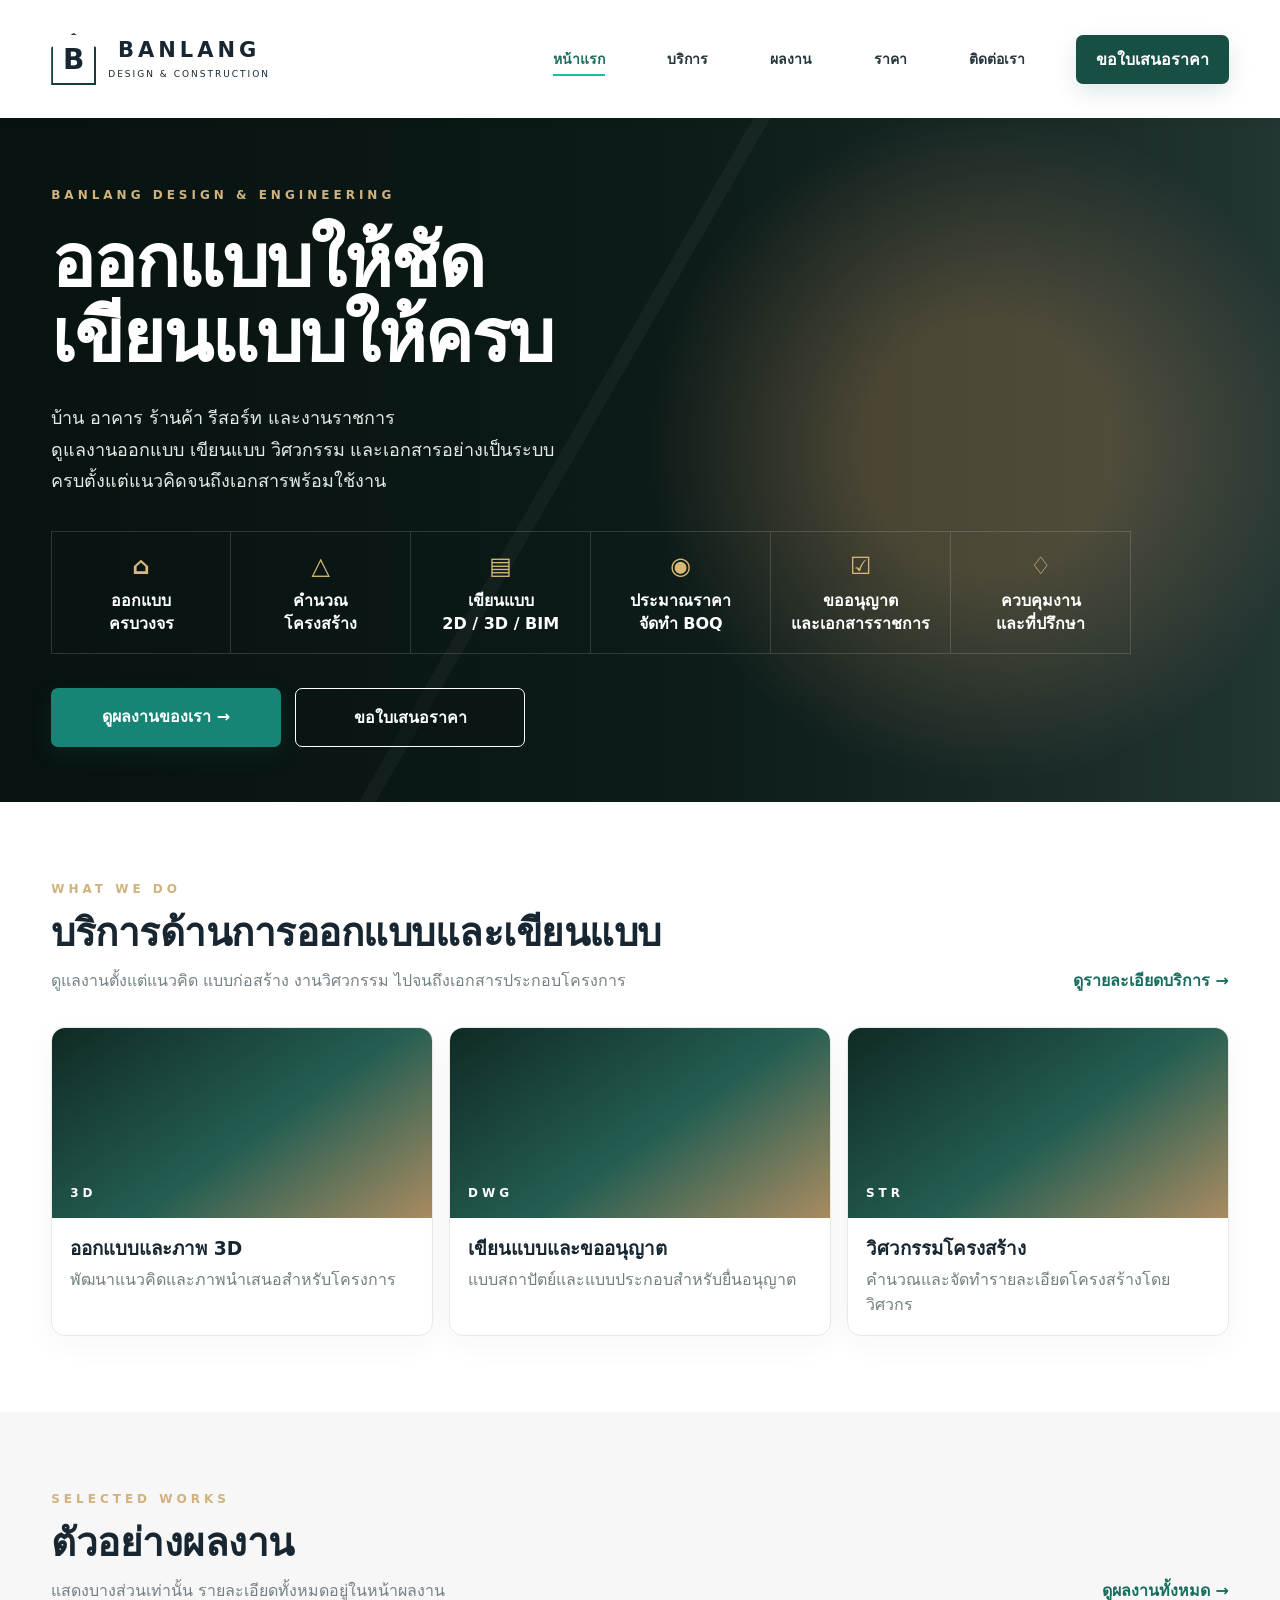
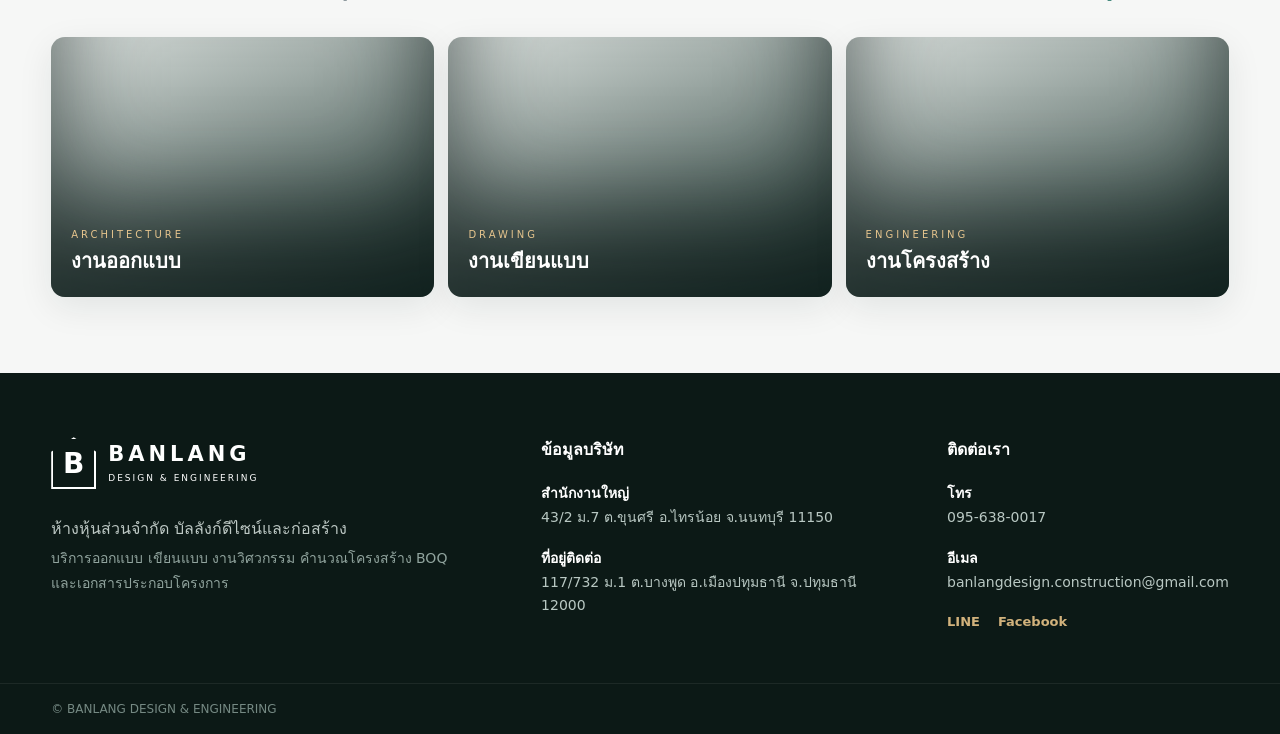
<file: index.html>
<!doctype html><html lang="th"><head><meta charset="utf-8"><meta name="viewport" content="width=device-width,initial-scale=1"><meta name="description" content="หจก. บัลลังก์ดีไซน์และก่อสร้าง รับออกแบบ เขียนแบบ คำนวณโครงสร้าง BOQ ขออนุญาต และก่อสร้าง"><title>BANLANG DESIGN & ENGINEERING</title><link rel="stylesheet" href="style.css"></head><body class="home">
<header class="site-header"><div class="shell navwrap"><a class="logo" href="index.html"><span class="logo-mark">B</span><span><b>BANLANG</b><small>DESIGN & CONSTRUCTION</small></span></a><nav><a class="active" href="index.html">หน้าแรก</a><a href="services.html">บริการ</a><a href="portfolio.html">ผลงาน</a><a href="pricing.html">ราคา</a><a href="contact.html">ติดต่อเรา</a></nav><a class="quote-btn" href="contact.html">ขอใบเสนอราคา</a></div></header>
<main>
<section class="hero-pro"><div class="hero-overlay"></div><div class="shell hero-content"><div class="eyebrow">BANLANG DESIGN & ENGINEERING</div><h1>ออกแบบให้ชัด<br>เขียนแบบให้ครบ</h1><p>บ้าน อาคาร ร้านค้า รีสอร์ท และงานราชการ<br>ดูแลงานออกแบบ เขียนแบบ วิศวกรรม และเอกสารอย่างเป็นระบบ<br>ครบตั้งแต่แนวคิดจนถึงเอกสารพร้อมใช้งาน</p><div class="hero-services"><span><b>⌂</b>ออกแบบ<br>ครบวงจร</span><span><b>△</b>คำนวณ<br>โครงสร้าง</span><span><b>▤</b>เขียนแบบ<br>2D / 3D / BIM</span><span><b>◉</b>ประมาณราคา<br>จัดทำ BOQ</span><span><b>☑</b>ขออนุญาต<br>และเอกสารราชการ</span><span><b>♢</b>ควบคุมงาน<br>และที่ปรึกษา</span></div><div class="hero-actions"><a class="primary" href="portfolio.html">ดูผลงานของเรา →</a><a class="secondary" href="contact.html">ขอใบเสนอราคา</a></div></div></section>
<section class="home-section home-preview"><div class="shell"><div class="section-head"><div><span>WHAT WE DO</span><h2>บริการด้านการออกแบบและเขียนแบบ</h2><p>ดูแลงานตั้งแต่แนวคิด แบบก่อสร้าง งานวิศวกรรม ไปจนถึงเอกสารประกอบโครงการ</p></div><a href="services.html">ดูรายละเอียดบริการ →</a></div><div class="preview-grid"><a href="services.html"><div class="preview-art">3D</div><h3>ออกแบบและภาพ 3D</h3><p>พัฒนาแนวคิดและภาพนำเสนอสำหรับโครงการ</p></a><a href="services.html"><div class="preview-art">DWG</div><h3>เขียนแบบและขออนุญาต</h3><p>แบบสถาปัตย์และแบบประกอบสำหรับยื่นอนุญาต</p></a><a href="services.html"><div class="preview-art">STR</div><h3>วิศวกรรมโครงสร้าง</h3><p>คำนวณและจัดทำรายละเอียดโครงสร้างโดยวิศวกร</p></a></div></div></section>
<section class="home-section portfolio-home"><div class="shell"><div class="section-head"><div><span>SELECTED WORKS</span><h2>ตัวอย่างผลงาน</h2><p>แสดงบางส่วนเท่านั้น รายละเอียดทั้งหมดอยู่ในหน้าผลงาน</p></div><a href="portfolio.html">ดูผลงานทั้งหมด →</a></div><div class="home-work-visual"><div><span>ARCHITECTURE</span><b>งานออกแบบ</b></div><div><span>DRAWING</span><b>งานเขียนแบบ</b></div><div><span>ENGINEERING</span><b>งานโครงสร้าง</b></div></div></div></section>
</main><footer class="pro-footer"><div class="shell footer-grid"><div class="footer-brand"><a class="footer-logo logo" href="index.html"><span class="logo-mark">B</span><span><b>BANLANG</b><small>DESIGN & ENGINEERING</small></span></a><p>ห้างหุ้นส่วนจำกัด บัลลังก์ดีไซน์และก่อสร้าง</p><p class="footer-desc">บริการออกแบบ เขียนแบบ งานวิศวกรรม คำนวณโครงสร้าง BOQ และเอกสารประกอบโครงการ</p></div><div class="footer-info"><h3>ข้อมูลบริษัท</h3><p><b>สำนักงานใหญ่</b><br><span data-setting="hq_address">43/2 ม.7 ต.ขุนศรี อ.ไทรน้อย จ.นนทบุรี 11150</span></p><p><b>ที่อยู่ติดต่อ</b><br><span data-setting="contact_address">117/732 ม.1 ต.บางพูด อ.เมืองปทุมธานี จ.ปทุมธานี 12000</span></p></div><div class="footer-contact"><h3>ติดต่อเรา</h3><p><b>โทร</b><br><span data-setting="phone">095-638-0017</span></p><p><b>อีเมล</b><br><span data-setting="email">banlangdesign.construction@gmail.com</span></p><div class="footer-links"><a data-setting="line_url" href="https://lin.ee/4x7Tx9C" target="_blank">LINE</a><a data-setting="facebook_url" href="https://www.facebook.com/profile.php?id=61574730574677" target="_blank">Facebook</a></div></div></div><div class="footer-bottom"><div class="shell">© BANLANG DESIGN & ENGINEERING</div></div></footer><script src="app.js"></script></body></html>
</file>
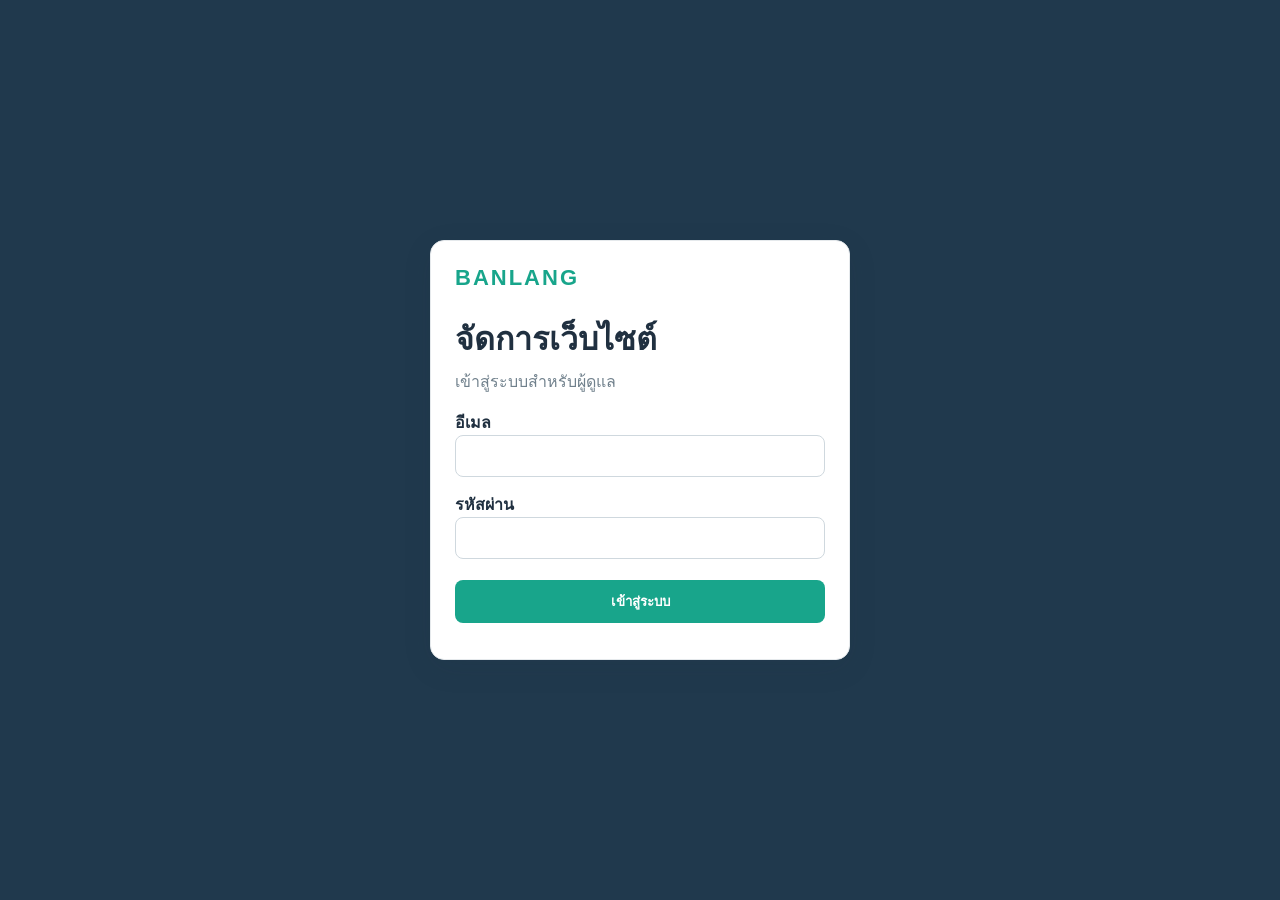
<file: admin.html>
<!doctype html><html lang="th"><head><meta charset="utf-8"><meta name="viewport" content="width=device-width,initial-scale=1"><title>Admin | BANLANG</title><link rel="stylesheet" href="admin.css"></head><body>
<div id="login" class="login-wrap"><form id="loginForm" class="panel login-card"><div class="brand">BANLANG</div><h1>จัดการเว็บไซต์</h1><p>เข้าสู่ระบบสำหรับผู้ดูแล</p><label>อีเมล<input id="email" type="email" required></label><label>รหัสผ่าน<input id="password" type="password" required></label><button>เข้าสู่ระบบ</button><div id="loginMsg" class="msg"></div></form></div>
<div id="app" class="app hidden"><aside><div class="brand">BANLANG</div><small>Website Admin</small><nav><button data-view="dashboard" class="active">ภาพรวม</button><button data-view="portfolio">ผลงาน</button><button data-view="pricing">ราคา</button><button data-view="services">บริการ</button><button data-view="settings">ตั้งค่าเว็บไซต์</button></nav><button id="logout" class="ghost">ออกจากระบบ</button></aside>
<main><header><div><h1 id="pageTitle">ภาพรวม</h1><p>จัดการข้อมูลที่แสดงบนเว็บไซต์บริษัท</p></div><a href="index.html" target="_blank">ดูเว็บไซต์ ↗</a></header>
<section id="dashboard" class="view"><div class="stats"><div class="stat"><b id="portfolioCount">0</b><span>ผลงาน</span></div><div class="stat"><b id="serviceCount">0</b><span>บริการ</span></div><div class="stat"><b id="priceCount">0</b><span>รายการราคา</span></div></div><div class="panel"><h2>การใช้งาน</h2><p>เพิ่มผลงานเมื่อโครงการเสร็จแล้ว ระบบจะแสดงรายการที่เปิด “เผยแพร่” บนหน้าผลงานอัตโนมัติ</p></div></section>
<section id="portfolio" class="view hidden"><div class="toolbar"><h2>ผลงานที่ผ่านมา</h2><button id="newPortfolio">+ เพิ่มผลงาน</button></div><div id="portfolioList" class="list"></div></section>
<section id="pricing" class="view hidden"><div class="toolbar"><h2>ราคาค่าบริการ</h2><button id="newPrice">+ เพิ่มราคา</button></div><div id="priceList" class="list"></div></section>
<section id="services" class="view hidden"><div class="toolbar"><h2>บริการ</h2><button id="newService">+ เพิ่มบริการ</button></div><div id="serviceList" class="list"></div></section><section id="settings" class="view hidden"><div class="toolbar"><h2>ตั้งค่าเว็บไซต์</h2></div><form id="settingsForm" class="panel modal settings-form"><h3>หน้าแรก</h3><label>หัวข้อ Hero<input id="setHeroTitle"></label><label>คำอธิบาย Hero<textarea id="setHeroSubtitle"></textarea></label><label>รูปพื้นหลัง Hero<input id="setHeroImageFile" type="file" accept="image/jpeg,image/png,image/webp"><small>อัปโหลด JPG, PNG หรือ WEBP ไม่เกิน 50 MB</small><div id="heroImagePreview" class="image-preview"></div></label><h3>แบรนด์</h3><label>โลโก้แบบเต็ม<input id="setLogoFile" type="file" accept="image/jpeg,image/png,image/webp"><small>อัปโหลด JPG, PNG หรือ WEBP ไม่เกิน 50 MB</small><div id="logoPreview" class="image-preview logo-preview"></div></label><label>โลโก้สัญลักษณ์ / Favicon<input id="setLogoMarkFile" type="file" accept="image/jpeg,image/png,image/webp"><small>แนะนำรูปสี่เหลี่ยมจัตุรัส</small><div id="logoMarkPreview" class="image-preview mark-preview"></div></label><h3>ข้อมูลติดต่อ</h3><label>เบอร์โทร<input id="setPhone"></label><label>อีเมล<input id="setEmail"></label><label>สำนักงานใหญ่<textarea id="setHq"></textarea></label><label>ที่อยู่ติดต่อ<textarea id="setContact"></textarea></label><label>LINE URL<input id="setLine"></label><label>Facebook URL<input id="setFacebook"></label><div class="actions"><button type="submit">บันทึกการตั้งค่า</button></div><div id="settingsMsg" class="msg"></div></form></section></main></div>
<dialog id="portfolioDialog"><form id="portfolioForm" class="modal"><input type="hidden" id="pId"><h2>ข้อมูลผลงาน</h2><label>ชื่อโครงการ<input id="pTitle" required></label><label>ขอบเขตงาน<textarea id="pScope"></textarea></label><div class="cols"><label>หมวดหมู่<input id="pCategory" placeholder="เช่น ออกแบบ / BOQ"></label><label>ปี<input id="pYear" type="number"></label></div><label>สถานที่<input id="pLocation"></label><label>รูปผลงาน <span class="hint">(รูปแรกจะแสดงเป็นภาพหลักอัตโนมัติ)</span> <span class="hint">(เลือกหลายรูปพร้อมกันได้)</span><input id="pImage" type="file" accept="image/jpeg,image/png,image/webp" multiple><small>เลือก/คลุมหลายไฟล์ได้ · JPG, PNG หรือ WEBP · ไม่เกิน 50 MB/รูป</small><div id="portfolioImagePreview" class="multi-image-preview"></div></label><label>รายละเอียดโครงการ<textarea id="pDescription"></textarea></label><label class="check"><input id="pFeatured" type="checkbox"> แสดงเป็นผลงานแนะนำหน้าแรก</label><label class="check"><input id="pPublished" type="checkbox" checked> เผยแพร่บนเว็บไซต์</label><div class="actions"><button type="button" data-close>ยกเลิก</button><button type="submit">บันทึก</button></div></form></dialog>
<dialog id="priceDialog"><form id="priceForm" class="modal"><input type="hidden" id="rId"><h2>ราคาค่าบริการ</h2><label>รายการบริการ<input id="rService" required></label><label>ราคาเริ่มต้น<input id="rStart"></label><label>ราคาต่อตร.ม./หน่วย<input id="rUnit"></label><label>หมายเหตุ<textarea id="rNote"></textarea></label><label class="check"><input id="rPublished" type="checkbox" checked> เผยแพร่</label><div class="actions"><button type="button" data-close>ยกเลิก</button><button>บันทึก</button></div></form></dialog>
<dialog id="serviceDialog"><form id="serviceForm" class="modal"><input type="hidden" id="sId"><h2>บริการ</h2><label>ชื่อบริการ<input id="sTitle" required></label><label>รายละเอียด<textarea id="sDescription"></textarea></label><label>รูปบริการ<input id="sImage" type="file" accept="image/jpeg,image/png,image/webp"><small>JPG, PNG หรือ WEBP ไม่เกิน 50 MB</small><div id="serviceImagePreview" class="image-preview"></div></label><label class="check"><input id="sPublished" type="checkbox" checked> เผยแพร่</label><div class="actions"><button type="button" data-close>ยกเลิก</button><button>บันทึก</button></div></form></dialog>
<script>window.BANLANG={url:'https://zhrwjlcdvvxohfqykjaq.supabase.co',key:'sb_publishable_3_A3BtiB_Qx09FlqFKnEgg_ugjSzQNP'}</script><script src="admin.js"></script></body></html>
</file>
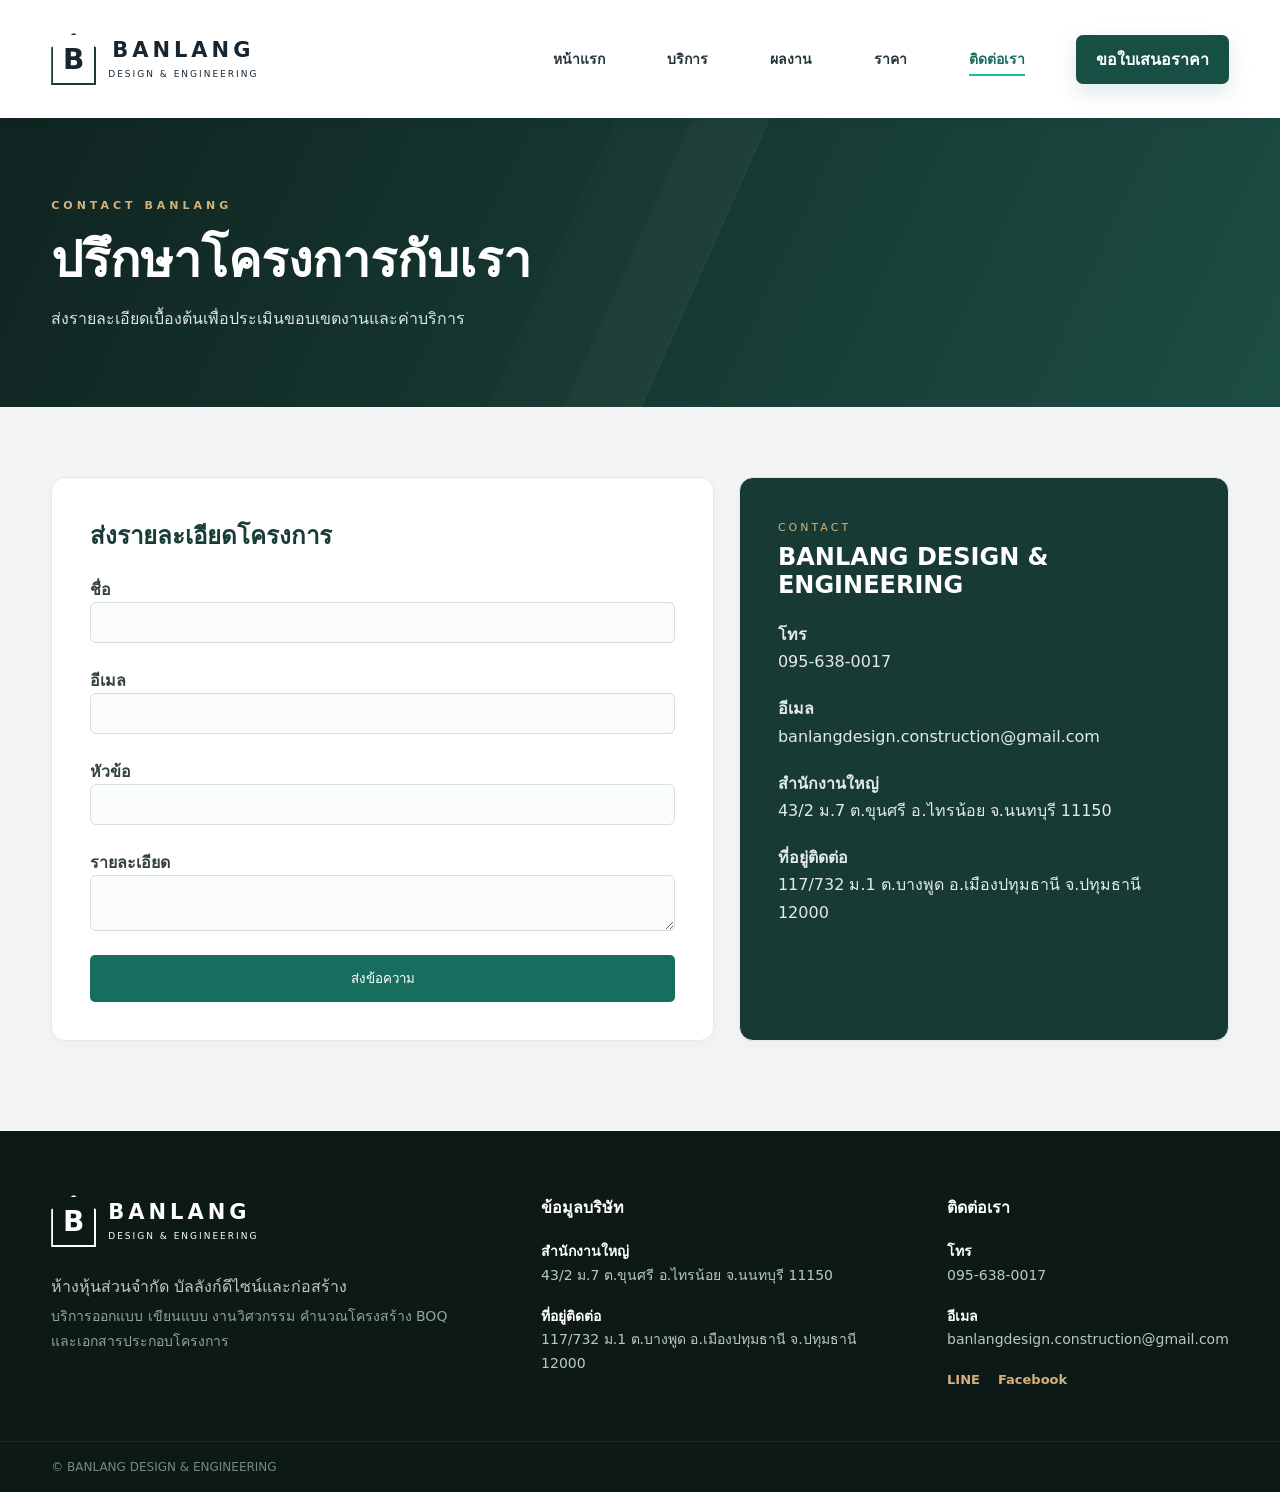
<file: contact.html>
<!doctype html><html lang="th"><head><meta charset="utf-8"><meta name="viewport" content="width=device-width,initial-scale=1"><meta name="description" content="ติดต่อ หจก. บัลลังก์ดีไซน์และก่อสร้าง"><title>ติดต่อเรา | BANLANG</title><link rel="stylesheet" href="style.css"></head><body class="inner-page"><header class="site-header"><div class="shell navwrap"><a class="logo" href="index.html"><span class="logo-mark">B</span><span><b>BANLANG</b><small>DESIGN & ENGINEERING</small></span></a><nav><a href="index.html">หน้าแรก</a><a href="services.html">บริการ</a><a href="portfolio.html">ผลงาน</a><a href="pricing.html">ราคา</a><a class="active" href="contact.html">ติดต่อเรา</a></nav><a class="quote-btn" href="contact.html">ขอใบเสนอราคา</a></div></header><section class="page-hero"><div class="shell"><span>CONTACT BANLANG</span><h1>ปรึกษาโครงการกับเรา</h1><p>ส่งรายละเอียดเบื้องต้นเพื่อประเมินขอบเขตงานและค่าบริการ</p></div></section><main><section class="inner-content"><div class="shell contact-grid"><div class="contact-panel"><h2>ส่งรายละเอียดโครงการ</h2><form name="contact" method="POST" data-netlify="true"><input type="hidden" name="form-name" value="contact"><label>ชื่อ<input name="fname" required></label><label>อีเมล<input type="email" name="email" required></label><label>หัวข้อ<input name="subject" required></label><label>รายละเอียด<textarea name="message" required></textarea></label><button type="submit">ส่งข้อความ</button></form></div><div class="contact-panel info-panel"><span>CONTACT</span><h2>BANLANG DESIGN & ENGINEERING</h2><p><b>โทร</b><br>095-638-0017</p><p><b>อีเมล</b><br>banlangdesign.construction@gmail.com</p><p><b>สำนักงานใหญ่</b><br>43/2 ม.7 ต.ขุนศรี อ.ไทรน้อย จ.นนทบุรี 11150</p><p><b>ที่อยู่ติดต่อ</b><br>117/732 ม.1 ต.บางพูด อ.เมืองปทุมธานี จ.ปทุมธานี 12000</p></div></div></section></main><footer class="pro-footer"><div class="shell footer-grid"><div class="footer-brand"><a class="footer-logo logo" href="index.html"><span class="logo-mark">B</span><span><b>BANLANG</b><small>DESIGN & ENGINEERING</small></span></a><p>ห้างหุ้นส่วนจำกัด บัลลังก์ดีไซน์และก่อสร้าง</p><p class="footer-desc">บริการออกแบบ เขียนแบบ งานวิศวกรรม คำนวณโครงสร้าง BOQ และเอกสารประกอบโครงการ</p></div><div class="footer-info"><h3>ข้อมูลบริษัท</h3><p><b>สำนักงานใหญ่</b><br><span data-setting="hq_address">43/2 ม.7 ต.ขุนศรี อ.ไทรน้อย จ.นนทบุรี 11150</span></p><p><b>ที่อยู่ติดต่อ</b><br><span data-setting="contact_address">117/732 ม.1 ต.บางพูด อ.เมืองปทุมธานี จ.ปทุมธานี 12000</span></p></div><div class="footer-contact"><h3>ติดต่อเรา</h3><p><b>โทร</b><br><span data-setting="phone">095-638-0017</span></p><p><b>อีเมล</b><br><span data-setting="email">banlangdesign.construction@gmail.com</span></p><div class="footer-links"><a data-setting="line_url" href="https://lin.ee/4x7Tx9C" target="_blank">LINE</a><a data-setting="facebook_url" href="https://www.facebook.com/profile.php?id=61574730574677" target="_blank">Facebook</a></div></div></div><div class="footer-bottom"><div class="shell">© BANLANG DESIGN & ENGINEERING</div></div></footer><script src="app.js"></script></body></html>
</file>
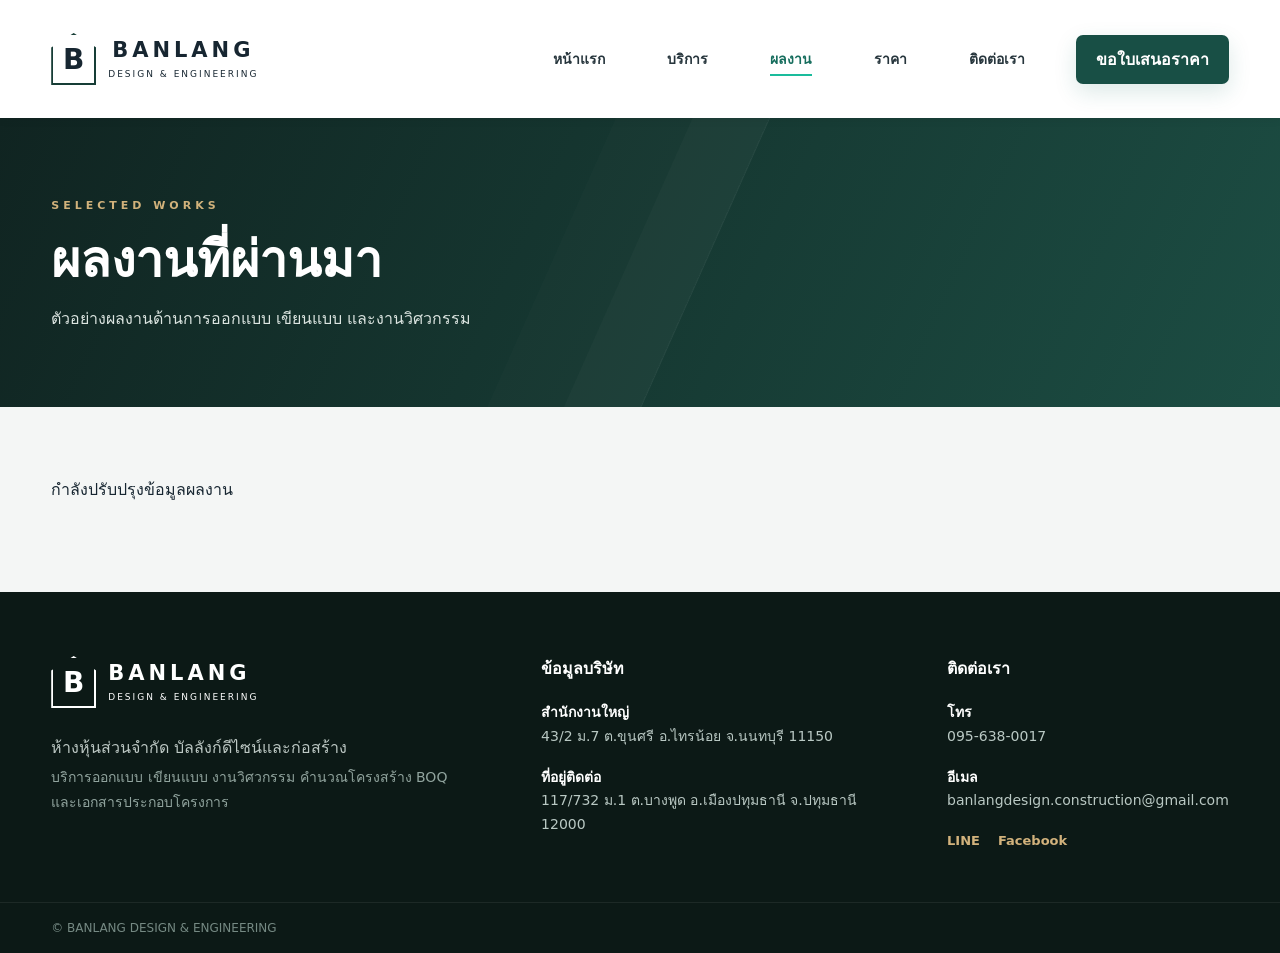
<file: portfolio.html>
<!doctype html><html lang="th"><head><meta charset="utf-8"><meta name="viewport" content="width=device-width,initial-scale=1"><meta name="description" content="ผลงานออกแบบ เขียนแบบ คำนวณโครงสร้างและ BOQ"><title>ผลงาน | BANLANG</title><link rel="stylesheet" href="style.css"></head><body class="inner-page"><header class="site-header"><div class="shell navwrap"><a class="logo" href="index.html"><span class="logo-mark">B</span><span><b>BANLANG</b><small>DESIGN & ENGINEERING</small></span></a><nav><a href="index.html">หน้าแรก</a><a href="services.html">บริการ</a><a class="active" href="portfolio.html">ผลงาน</a><a href="pricing.html">ราคา</a><a href="contact.html">ติดต่อเรา</a></nav><a class="quote-btn" href="contact.html">ขอใบเสนอราคา</a></div></header><section class="page-hero"><div class="shell"><span>SELECTED WORKS</span><h1>ผลงานที่ผ่านมา</h1><p>ตัวอย่างผลงานด้านการออกแบบ เขียนแบบ และงานวิศวกรรม</p></div></section><main><section class="inner-content"><div class="shell"><div class="services-container" data-portfolio><p>กำลังโหลดผลงาน...</p></div></div></section></main><footer class="pro-footer"><div class="shell footer-grid"><div class="footer-brand"><a class="footer-logo logo" href="index.html"><span class="logo-mark">B</span><span><b>BANLANG</b><small>DESIGN & ENGINEERING</small></span></a><p>ห้างหุ้นส่วนจำกัด บัลลังก์ดีไซน์และก่อสร้าง</p><p class="footer-desc">บริการออกแบบ เขียนแบบ งานวิศวกรรม คำนวณโครงสร้าง BOQ และเอกสารประกอบโครงการ</p></div><div class="footer-info"><h3>ข้อมูลบริษัท</h3><p><b>สำนักงานใหญ่</b><br><span data-setting="hq_address">43/2 ม.7 ต.ขุนศรี อ.ไทรน้อย จ.นนทบุรี 11150</span></p><p><b>ที่อยู่ติดต่อ</b><br><span data-setting="contact_address">117/732 ม.1 ต.บางพูด อ.เมืองปทุมธานี จ.ปทุมธานี 12000</span></p></div><div class="footer-contact"><h3>ติดต่อเรา</h3><p><b>โทร</b><br><span data-setting="phone">095-638-0017</span></p><p><b>อีเมล</b><br><span data-setting="email">banlangdesign.construction@gmail.com</span></p><div class="footer-links"><a data-setting="line_url" href="https://lin.ee/4x7Tx9C" target="_blank">LINE</a><a data-setting="facebook_url" href="https://www.facebook.com/profile.php?id=61574730574677" target="_blank">Facebook</a></div></div></div><div class="footer-bottom"><div class="shell">© BANLANG DESIGN & ENGINEERING</div></div></footer><script src="app.js"></script></body></html>
</file>
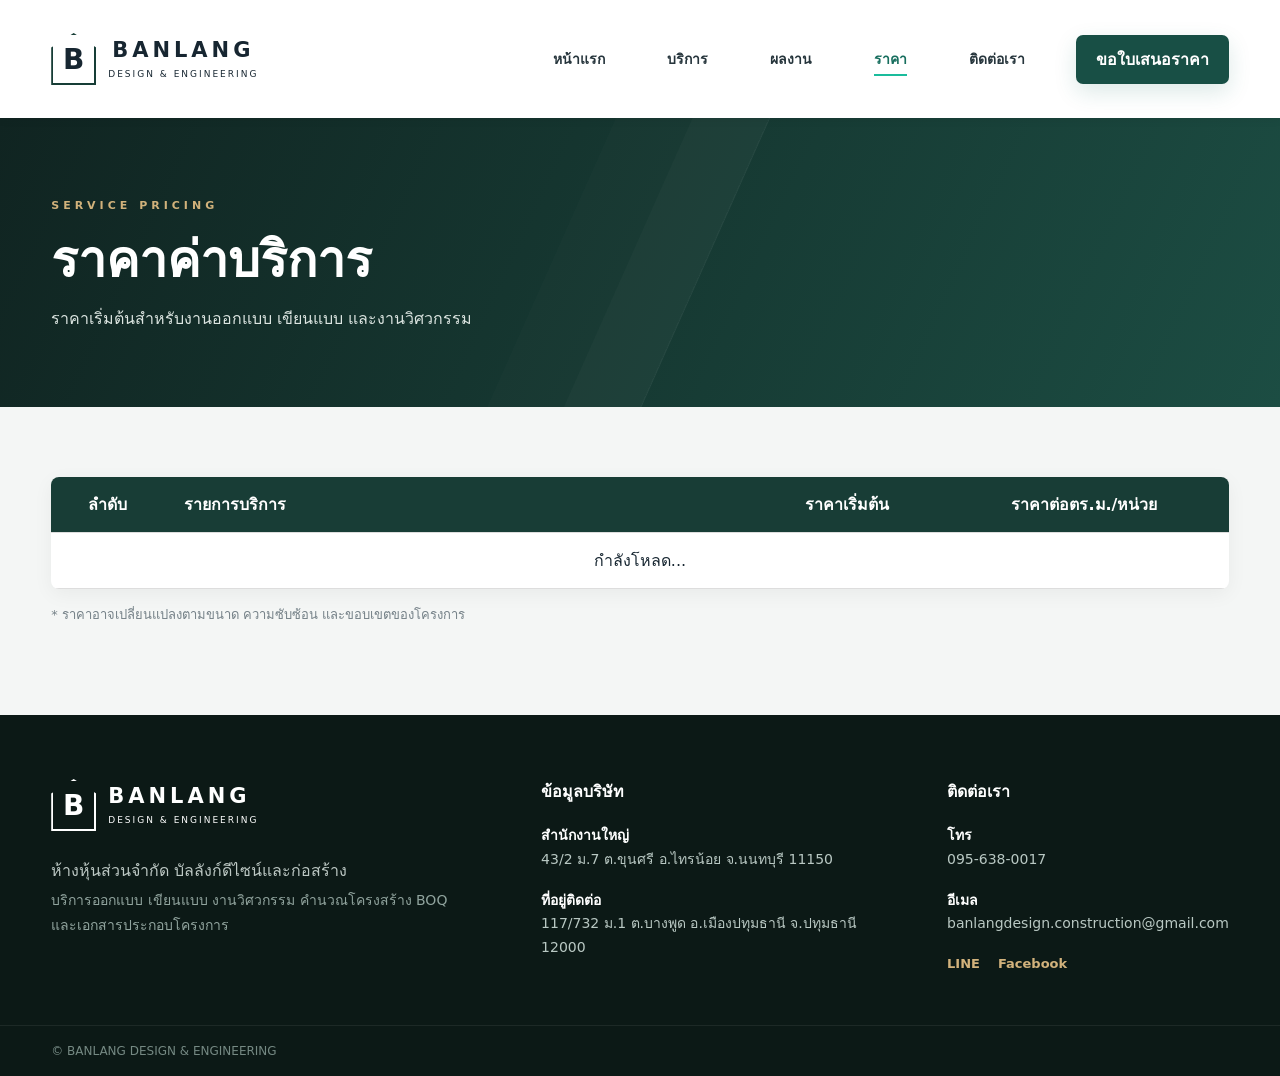
<file: pricing.html>
<!doctype html><html lang="th"><head><meta charset="utf-8"><meta name="viewport" content="width=device-width,initial-scale=1"><meta name="description" content="ราคาค่าบริการออกแบบ เขียนแบบ คำนวณโครงสร้างและ BOQ"><title>ราคาค่าบริการ | BANLANG</title><link rel="stylesheet" href="style.css"></head><body class="inner-page"><header class="site-header"><div class="shell navwrap"><a class="logo" href="index.html"><span class="logo-mark">B</span><span><b>BANLANG</b><small>DESIGN & ENGINEERING</small></span></a><nav><a href="index.html">หน้าแรก</a><a href="services.html">บริการ</a><a href="portfolio.html">ผลงาน</a><a class="active" href="pricing.html">ราคา</a><a href="contact.html">ติดต่อเรา</a></nav><a class="quote-btn" href="contact.html">ขอใบเสนอราคา</a></div></header><section class="page-hero"><div class="shell"><span>SERVICE PRICING</span><h1>ราคาค่าบริการ</h1><p>ราคาเริ่มต้นสำหรับงานออกแบบ เขียนแบบ และงานวิศวกรรม</p></div></section><main><section class="inner-content"><div class="shell"><div class="table-wrap"><table class="pricing-table"><thead><tr><th>ลำดับ</th><th class="service-col">รายการบริการ</th><th>ราคาเริ่มต้น</th><th>ราคาต่อตร.ม./หน่วย</th></tr></thead><tbody data-pricing><tr><td colspan="4">กำลังโหลด...</td></tr></tbody></table><p class="price-note">* ราคาอาจเปลี่ยนแปลงตามขนาด ความซับซ้อน และขอบเขตของโครงการ</p></div></div></section></main><footer class="pro-footer"><div class="shell footer-grid"><div class="footer-brand"><a class="footer-logo logo" href="index.html"><span class="logo-mark">B</span><span><b>BANLANG</b><small>DESIGN & ENGINEERING</small></span></a><p>ห้างหุ้นส่วนจำกัด บัลลังก์ดีไซน์และก่อสร้าง</p><p class="footer-desc">บริการออกแบบ เขียนแบบ งานวิศวกรรม คำนวณโครงสร้าง BOQ และเอกสารประกอบโครงการ</p></div><div class="footer-info"><h3>ข้อมูลบริษัท</h3><p><b>สำนักงานใหญ่</b><br><span data-setting="hq_address">43/2 ม.7 ต.ขุนศรี อ.ไทรน้อย จ.นนทบุรี 11150</span></p><p><b>ที่อยู่ติดต่อ</b><br><span data-setting="contact_address">117/732 ม.1 ต.บางพูด อ.เมืองปทุมธานี จ.ปทุมธานี 12000</span></p></div><div class="footer-contact"><h3>ติดต่อเรา</h3><p><b>โทร</b><br><span data-setting="phone">095-638-0017</span></p><p><b>อีเมล</b><br><span data-setting="email">banlangdesign.construction@gmail.com</span></p><div class="footer-links"><a data-setting="line_url" href="https://lin.ee/4x7Tx9C" target="_blank">LINE</a><a data-setting="facebook_url" href="https://www.facebook.com/profile.php?id=61574730574677" target="_blank">Facebook</a></div></div></div><div class="footer-bottom"><div class="shell">© BANLANG DESIGN & ENGINEERING</div></div></footer><script src="app.js"></script></body></html>
</file>
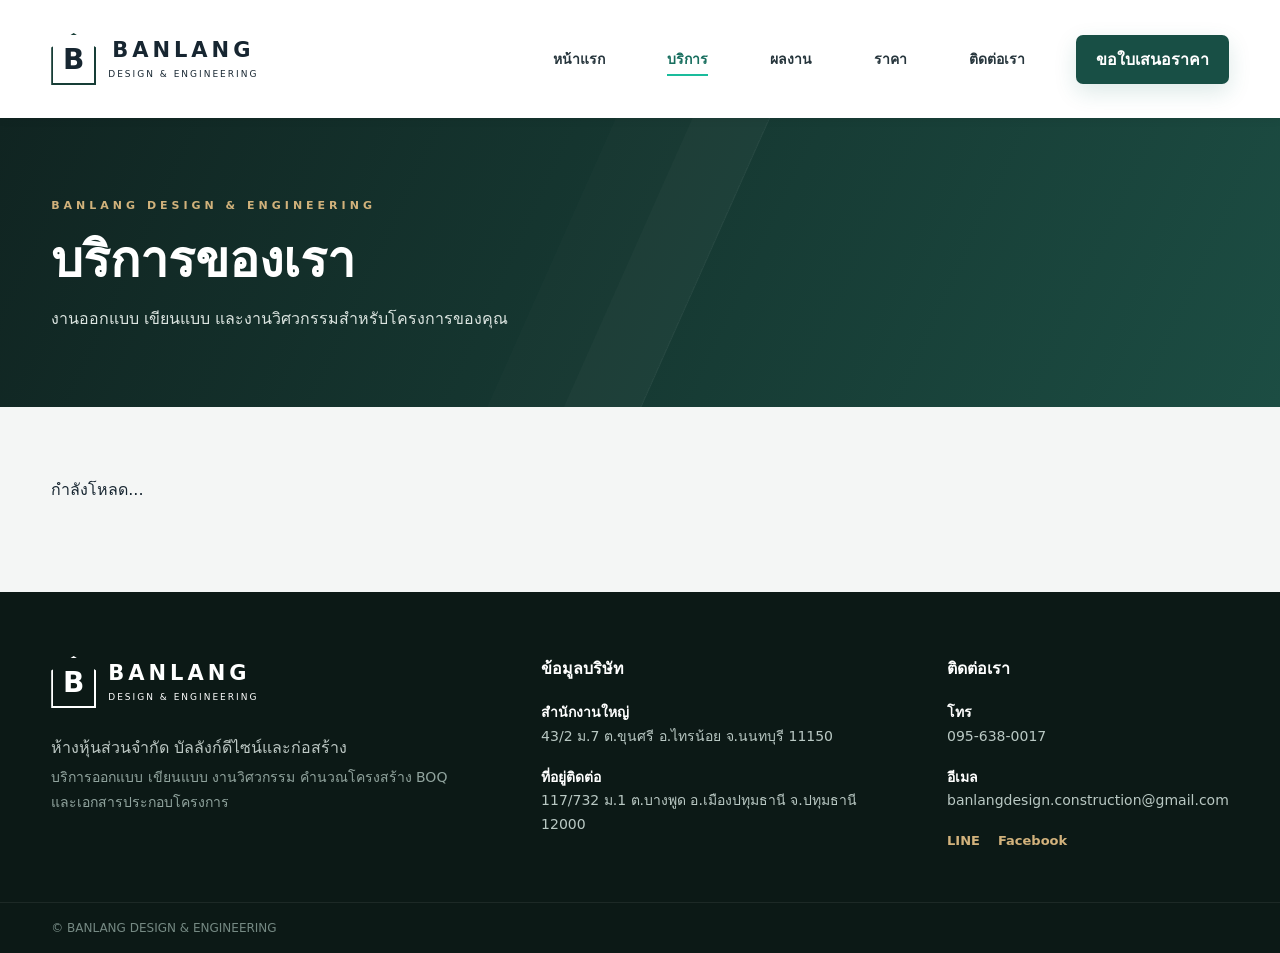
<file: services.html>
<!doctype html><html lang="th"><head><meta charset="utf-8"><meta name="viewport" content="width=device-width,initial-scale=1"><meta name="description" content="บริการออกแบบ เขียนแบบ คำนวณโครงสร้าง BOQ และขออนุญาต"><title>บริการ | BANLANG</title><link rel="stylesheet" href="style.css"></head><body class="inner-page"><header class="site-header"><div class="shell navwrap"><a class="logo" href="index.html"><span class="logo-mark">B</span><span><b>BANLANG</b><small>DESIGN & ENGINEERING</small></span></a><nav><a href="index.html">หน้าแรก</a><a class="active" href="services.html">บริการ</a><a href="portfolio.html">ผลงาน</a><a href="pricing.html">ราคา</a><a href="contact.html">ติดต่อเรา</a></nav><a class="quote-btn" href="contact.html">ขอใบเสนอราคา</a></div></header><section class="page-hero"><div class="shell"><span>BANLANG DESIGN & ENGINEERING</span><h1>บริการของเรา</h1><p>งานออกแบบ เขียนแบบ และงานวิศวกรรมสำหรับโครงการของคุณ</p></div></section><main><section class="inner-content"><div class="shell"><div class="services-container" data-services><p>กำลังโหลด...</p></div></div></section></main><footer class="pro-footer"><div class="shell footer-grid"><div class="footer-brand"><a class="footer-logo logo" href="index.html"><span class="logo-mark">B</span><span><b>BANLANG</b><small>DESIGN & ENGINEERING</small></span></a><p>ห้างหุ้นส่วนจำกัด บัลลังก์ดีไซน์และก่อสร้าง</p><p class="footer-desc">บริการออกแบบ เขียนแบบ งานวิศวกรรม คำนวณโครงสร้าง BOQ และเอกสารประกอบโครงการ</p></div><div class="footer-info"><h3>ข้อมูลบริษัท</h3><p><b>สำนักงานใหญ่</b><br><span data-setting="hq_address">43/2 ม.7 ต.ขุนศรี อ.ไทรน้อย จ.นนทบุรี 11150</span></p><p><b>ที่อยู่ติดต่อ</b><br><span data-setting="contact_address">117/732 ม.1 ต.บางพูด อ.เมืองปทุมธานี จ.ปทุมธานี 12000</span></p></div><div class="footer-contact"><h3>ติดต่อเรา</h3><p><b>โทร</b><br><span data-setting="phone">095-638-0017</span></p><p><b>อีเมล</b><br><span data-setting="email">banlangdesign.construction@gmail.com</span></p><div class="footer-links"><a data-setting="line_url" href="https://lin.ee/4x7Tx9C" target="_blank">LINE</a><a data-setting="facebook_url" href="https://www.facebook.com/profile.php?id=61574730574677" target="_blank">Facebook</a></div></div></div><div class="footer-bottom"><div class="shell">© BANLANG DESIGN & ENGINEERING</div></div></footer><script src="app.js"></script></body></html>
</file>
<file: style.css>
/* Reset */
* {
  margin: 0;
  padding: 0;
  box-sizing: border-box;
}

body {
  font-family: 'Prompt', sans-serif;
  background: #f4f4f4;  /* พื้นหลังหลัก */
  color: #333;
}

/* Header */
header {
  background: #2c3e50;
  color: white;
  text-align: center;
  padding: 20px 0;
}

header nav a {
  color: white;
  margin: 0 15px;
  text-decoration: none;
  font-weight: bold;
}

/* Hero */
.hero {
  background: linear-gradient(135deg, #0f2027, #2c5364);
  color: white;
  text-align: center;
  padding: 80px 20px;
  border-radius: 0 0 40px 40px;
}

/* Section content */
section {
  padding: 60px 20px;
  margin: 40px auto;
  max-width: 1100px;
  background: white;
  border-radius: 12px;
  box-shadow: 0 4px 10px rgba(0,0,0,0.1);
}

/* Footer */
footer {
  background: #2c3e50;
  color: white;
  text-align: center;
  padding: 20px;
  margin-top: 40px;
}



header h1 {
  margin: 0;
  font-size: 24px;
  font-weight: bold;
}

header p {
  margin: 5px 0 15px;
  font-size: 14px;
  color: #ddd;
}

/* Navigation */
nav {
  display: flex;
  justify-content: center;
  flex-wrap: wrap;
  gap: 25px;
}

nav a {
  color: white;
  text-decoration: none;
  font-weight: bold;
  font-size: 15px;
  position: relative;
}

nav a:hover,
nav a.active {
  color: #1abc9c;
}

nav a.active::after {
  content: "";
  display: block;
  height: 2px;
  background: #1abc9c;
  position: absolute;
  bottom: -6px;
  left: 0;
  right: 0;
  margin: auto;
  width: 100%;
}


/* Welcome Section */
.highlight {
  text-align: center;
  background: url("img/bg-welcome.jpg") center/cover no-repeat; /* ใส่รูปพื้นหลัง */
  color: white;
  padding: 80px 20px;   /* ลดความสูงจาก 100px → 80px */
  margin-bottom: 60px;
  position: relative;
  border-radius: 0 0 40px 40px;  /* ทำมุมโค้งล่างให้ดูแยกชัด */
  box-shadow: 0 6px 20px rgba(0,0,0,0.2);
}

.highlight::before {
  content: "";
  position: absolute;
  top: 0; left: 0;
  width: 100%; height: 100%;
  background: rgba(0,0,0,0.55);   /* เพิ่มเลเยอร์ดำโปร่งใสให้อ่านง่าย */
  border-radius: 0 0 40px 40px;
}

.highlight h2, 
.highlight p {
  position: relative;
  z-index: 1;
}

.highlight h2 {
  font-size: 36px;
  margin-bottom: 15px;
}

.highlight p {
  font-size: 18px;
  max-width: 800px;
  margin: auto;
  line-height: 1.8;
}

/* CONTENT BOX */
.content-box {
  background: #fff;
  border-radius: 10px;
  padding: 50px 40px;
  margin: 60px auto;
  max-width: 1000px;
  box-shadow: 0 4px 12px rgba(0,0,0,0.1);
}
.content-box h2 {
  margin-bottom: 25px;
  color: #2c3e50;
  font-size: 24px;
  text-align: center;
}
.content-box h2::after {
  content: "";
  display: block;
  width: 60px;
  height: 3px;
  background: #1abc9c;
  margin: 10px auto 0;
  border-radius: 2px;
}
.content-box p {
  font-size: 16px;
  line-height: 1.9;
  color: #444;
  margin-bottom: 20px;
  text-align: left;      /* ชิดซ้าย */
  text-indent: 2em;      /* ย่อหน้า */
}
.content-box strong {
  color: #1abc9c;
}

/* SERVICES */
.services-container {
  display: grid;
  grid-template-columns: repeat(auto-fit, minmax(250px, 1fr));
  gap: 25px;
  margin-left: 0;
  margin-right: 0;
  padding-left: 0;   /* ให้การ์ดชิดซ้าย */
  padding-right: 0;  /* ให้การ์ดชิดขวา */
}

.service-card {
  background: #fff;
  border-radius: 12px;
  box-shadow: 0 4px 12px rgba(0,0,0,0.1);
  padding: 20px;
  text-align: center;
  transition: transform 0.2s, box-shadow 0.2s;
}
.service-card:hover {
  transform: translateY(-5px);
  box-shadow: 0 6px 16px rgba(0,0,0,0.15);
}
.service-card img {
  width: 100%;
  height: 180px;
  object-fit: cover;
  border-radius: 8px;
  margin-bottom: 15px;
}
/* หัวข้อโครงการอยู่กลาง */
.service-card h3 {
  text-align: center;
  font-size: 18px;
  margin-bottom: 8px;
  color: #222;
}

/* ขอบเขตงานชิดซ้าย */
.service-card p {
  text-align: left;
  font-size: 15px;
  color: #555;
  line-height: 1.6;
  margin-top: 8px;
}

.service-card .scope {
  text-align: left;
  font-size: 15px;
  color: #555;
  line-height: 1.6;
  margin-top: 8px;
}



/* STATS */
.stats-container {
  display: flex;
  justify-content: center;
  gap: 25px;
  margin: 60px auto;
  max-width: 900px;
}
.stat-box {
  flex: 1;
  background: #fff;
  padding: 50px 20px;
  text-align: center;
  border-radius: 12px;
  box-shadow: 0 4px 12px rgba(0,0,0,0.1);
  transition: transform 0.2s;
}
.stat-box:hover {
  transform: translateY(-5px);
}
.stat-box h3 {
  font-size: 36px;
  color: #1abc9c;
  margin-bottom: 15px;
}
.stat-box p {
  font-size: 15px;
  color: #555;
}

/* FOOTER */
footer {
  text-align: center;
  background: #2c3e50;
  color: white;
  padding: 30px 15px;
  margin-top: 80px;
}
/* ตารางราคาค่าบริการ */
.pricing-table {
  width: 100%;
  max-width: 950px;
  margin: 30px auto;
  border-collapse: collapse;
  background: #fff;
  box-shadow: 0 4px 10px rgba(0,0,0,0.1);
  border-radius: 10px;
  overflow: hidden;
}

.pricing-table th, 
.pricing-table td {
  padding: 15px;
  text-align: center;
  border-bottom: 1px solid #ddd;
}

.pricing-table th {
  background: #2c3e50;
  color: #fff;
  font-weight: bold;
}

.pricing-table tr:nth-child(even) {
  background: #f9f9f9;
}

.pricing-table tr:hover {
  background: #f1f1f1;
}

/* ให้คอลัมน์ รายการบริการ กว้างขึ้น */
.pricing-table .service-col {
  text-align: left;
  width: 50%;
  padding-left: 20px;
}
.contact-form {
  display: flex;
  flex-direction: column;
  max-width: 500px;
  margin-top: 20px;
}
.contact-form label {
  margin: 5px 0;
  font-weight: bold;
}
.contact-form input,
.contact-form textarea {
  padding: 10px;
  margin-bottom: 15px;
  border: 1px solid #ccc;
  border-radius: 8px;
}
.contact-form button {
  background: #1a3c54;
  color: #fff;
  border: none;
  padding: 12px;
  border-radius: 8px;
  cursor: pointer;
  transition: background 0.3s ease;
}
.contact-form button:hover {
  background: #2a5c7c;
}
.contact {
  max-width: 600px;
  margin: 0 auto;
  padding: 20px;
}

.contact h2, .contact h3 {
  margin-bottom: 15px;
}

form label {
  display: block;
  margin: 10px 0 5px;
  font-weight: bold;
}

form input, form textarea {
  width: 100%;
  padding: 8px;
  margin-bottom: 15px;
  border-radius: 5px;
  border: 1px solid #ccc;
}

button {
  background-color: #19334d;
  color: white;
  border: none;
  padding: 10px 20px;
  border-radius: 5px;
  cursor: pointer;
}

button:hover {
  background-color: #145a8d;
}

.contact-info {
  margin-top: 30px;
  padding: 20px;
  background: #fff;
  border-radius: 10px;
  box-shadow: 0 2px 6px rgba(0,0,0,0.1);
}

.contact-info h3 {
  margin-bottom: 15px;
}

.contact-info p {
  margin: 6px 0;
}

.social-links {
  margin-top: 15px;
}

.social-links a {
  margin-right: 15px;
  display: inline-block;
}

.social-icon {
  width: 32px;
  height: 32px;
  transition: transform 0.2s ease;
}

.social-icon:hover {
  transform: scale(1.1);
}
/* ใช้เฉพาะหน้า "ผลงาน" */
.portfolio-section {
  padding: 60px 0;       /* ซ้าย-ขวา = 0, บน-ล่างยังมี */
  margin: 40px auto;
  max-width: 1100px;
  background: white;
  border-radius: 12px;
  box-shadow: 0 4px 10px rgba(0,0,0,0.1);
}
/* Portfolio Section (ชิดซ้าย-ขวาสุด) */
section.portfolio-section {
  padding: 60px 0;     /* บน-ล่าง 60px, ซ้าย-ขวา = 0 */
  margin: 40px auto;
  max-width: 1100px;
  background: white;
  border-radius: 12px;
  box-shadow: 0 4px 10px rgba(0,0,0,0.1);
  text-align: center;
}
/* ใช้กับ section portfolio */
#portfolio {
  padding: 60px 40px;  /* เพิ่ม padding ซ้าย-ขวา = 40px */
  margin: 40px auto;
  max-width: 1200px;   /* กำหนดความกว้างสูงสุด */
  background: white;
  border-radius: 12px;
  box-shadow: 0 4px 10px rgba(0,0,0,0.1);
}
#portfolio h2 {
  margin-bottom: 30px;   /* เว้นระยะหัวข้อกับการ์ด */
}





/* ===== BANLANG CORPORATE HOME ===== */
body.home{background:#fff;color:#172631}.shell{width:min(1380px,92%);margin:auto}.topbar{background:#172c2a;color:#e9efed;font-size:13px;padding:9px 0}.topbar .shell{display:flex;justify-content:space-between}.site-header{background:#fff;color:#172631;padding:0;position:sticky;top:0;z-index:20;box-shadow:0 1px 10px #00000012}.navwrap{height:82px;display:flex;align-items:center;gap:36px}.logo{display:flex;align-items:center;gap:12px;color:#172631;text-decoration:none;margin-right:auto}.logo-mark{width:45px;height:52px;border:2px solid #173d36;display:grid;place-items:center;font-size:28px;font-weight:800;clip-path:polygon(50% 0,100% 28%,100% 100%,0 100%,0 28%)}.logo b{display:block;font-size:21px;letter-spacing:4px}.logo small{font-size:9px;letter-spacing:2px}.site-header nav{gap:32px}.site-header nav a{color:#26353c;font-size:14px}.site-header nav a:hover,.site-header nav a.active{color:#176e5e}.quote-btn,.hero-actions a{display:inline-block;text-decoration:none;border-radius:7px;font-weight:700}.quote-btn{background:#184f45;color:#fff;padding:12px 20px}.hero-pro{max-width:none;margin:0;padding:0;border-radius:0;box-shadow:none;height:590px;position:relative;background:linear-gradient(90deg,#0d1717 0%,#132a27 42%,#344a48 100%);overflow:hidden}.hero-pro:after{content:"";position:absolute;inset:0;background:radial-gradient(circle at 77% 48%,#b88a5b55 0 12%,transparent 32%),linear-gradient(120deg,transparent 45%,#ffffff09 45% 46%,transparent 46%)}.hero-overlay{position:absolute;inset:0;background:linear-gradient(90deg,#0a1415ee 0%,#0d1919c7 45%,#14211f38 75%)}.hero-content{position:relative;z-index:2;color:#fff;padding-top:78px}.eyebrow,.section-head span,.why span{letter-spacing:4px;font-size:12px;color:#d1b27b;font-weight:700}.hero-content h1{font-size:56px;line-height:1.15;margin:16px 0 20px;max-width:700px}.hero-content p{font-size:19px;line-height:1.8;color:#e5e9e7}.hero-points{display:flex;gap:30px;flex-wrap:wrap;margin:32px 0 28px}.hero-points span{font-weight:600}.hero-actions{display:flex;gap:14px}.hero-actions a{padding:14px 25px}.primary{background:#176e5e;color:#fff}.secondary{border:1px solid #fff;color:#fff}.home-section{max-width:none;margin:0;padding:55px 0;background:#fff;border-radius:0;box-shadow:none}.portfolio-home{background:#f6f7f6}.section-head{display:flex;justify-content:space-between;align-items:end;margin-bottom:25px}.section-head h2,.why h2{font-size:31px;margin:5px 0}.section-head p{color:#748087}.section-head>a{color:#176e5e;text-decoration:none;font-weight:700}.service-mini{display:grid;grid-template-columns:repeat(4,1fr);gap:12px}.service-mini .service-card{box-shadow:none;border:1px solid #e8ecea;border-radius:5px;text-align:left;padding:18px}.service-mini .service-card img{height:125px}.service-mini .service-card h3{text-align:left}.portfolio-strip{display:grid;grid-template-columns:repeat(4,1fr);gap:14px}.portfolio-strip .service-card{padding:0;overflow:hidden;border-radius:7px;text-align:left;box-shadow:0 3px 12px #0002}.portfolio-strip .service-card img{height:210px;border-radius:0;margin:0}.portfolio-strip .service-card h3{padding:14px 14px 0;text-align:left}.portfolio-strip .service-card p,.portfolio-strip .service-card .tag{margin-left:14px;margin-right:14px}.portfolio-strip .service-card p{padding-bottom:15px}.why{max-width:none;margin:0;padding:65px 0;background:#152923;color:#fff;border-radius:0;box-shadow:none}.why-grid{display:grid;grid-template-columns:1.1fr 1fr;gap:70px;align-items:center}.why p{line-height:1.8;color:#d6ddda;max-width:620px}.why-stats{display:grid;grid-template-columns:repeat(3,1fr);text-align:center}.why-stats div{padding:24px;border-left:1px solid #ffffff2e}.why-stats b{display:block;font-size:24px}.why-stats small{color:#c6d0cc}.pro-footer{margin:0;background:#0d1816;padding:35px 0}.pro-footer .shell{display:flex;justify-content:space-between;text-align:left}.pro-footer p{margin-top:5px;color:#bdc8c4}@media(max-width:900px){.topbar span:last-child,.quote-btn{display:none}.navwrap{height:auto;padding:15px 0;display:block}.site-header nav{margin-top:15px;gap:14px;justify-content:flex-start}.hero-pro{height:auto}.hero-content{padding:65px 0}.hero-content h1{font-size:39px}.service-mini,.portfolio-strip{grid-template-columns:repeat(2,1fr)}.why-grid{grid-template-columns:1fr}.why-stats{margin-top:10px}}@media(max-width:560px){.topbar{display:none}.logo b{font-size:17px}.site-header nav{overflow:auto;flex-wrap:nowrap;padding-bottom:4px}.site-header nav a{white-space:nowrap}.hero-content h1{font-size:34px}.hero-content p{font-size:16px}.hero-points{display:grid;gap:12px}.service-mini,.portfolio-strip{grid-template-columns:1fr}.section-head{align-items:start}.section-head>a{display:none}.why-stats{grid-template-columns:1fr}.why-stats div{border-left:0;border-top:1px solid #ffffff2e}.pro-footer .shell{display:block}.pro-footer .shell>div+div{margin-top:20px}}

/* ===== UNIFIED INNER PAGES ===== */
.inner-page{background:#f4f6f5;color:#172631}.inner-page .site-header{margin:0}.page-hero{max-width:none;margin:0;border-radius:0;box-shadow:none;padding:58px 0;background:linear-gradient(115deg,#102421,#1c4d43);color:#fff;position:relative;overflow:hidden}.page-hero:after{content:"";position:absolute;right:-6%;top:-130%;width:48%;height:350%;border:1px solid #ffffff12;transform:rotate(24deg);box-shadow:0 0 0 70px #ffffff05,0 0 0 140px #ffffff03}.page-hero .shell{position:relative;z-index:1}.page-hero span{font-size:11px;letter-spacing:4px;color:#d1b27b;font-weight:700}.page-hero h1{font-size:38px;margin:7px 0}.page-hero p{color:#dce5e1;font-size:16px}.inner-content{max-width:none;margin:0;padding:55px 0 75px;background:#f4f6f5;border-radius:0;box-shadow:none}.inner-content .services-container{grid-template-columns:repeat(3,1fr)}.inner-content .service-card{padding:0;overflow:hidden;border-radius:8px;text-align:left}.inner-content .service-card img{height:230px;border-radius:0;margin:0}.inner-content .service-card h3{padding:16px 18px 0;text-align:left}.inner-content .service-card p{padding:0 18px 18px;margin:7px 0;text-indent:0}.inner-content .service-card .tag{margin:0 18px 18px}.inner-content .pricing-table{max-width:none;margin:0;border-radius:8px;box-shadow:0 5px 20px #0000000d}.inner-content .pricing-table th{background:#183d36}.price-note{font-size:13px;color:#748087;margin-top:15px}.contact-grid{display:grid;grid-template-columns:1.15fr .85fr;gap:25px}.contact-panel{background:#fff;border:1px solid #e4e9e6;border-radius:9px;padding:32px;box-shadow:0 4px 18px #0000000a}.contact-panel h2{margin:0 0 22px;color:#183d36}.contact-panel label{color:#34433f}.contact-panel input,.contact-panel textarea{border:1px solid #d6dfdb;border-radius:6px;padding:12px;background:#fbfcfc}.contact-panel button{background:#176e5e;width:100%;padding:13px}.info-panel{background:#173b34;color:#fff}.info-panel>span{color:#d1b27b;letter-spacing:3px;font-size:11px}.info-panel h2{color:#fff;margin-top:8px}.info-panel p{line-height:1.7;color:#e3eae7;margin:20px 0}.inner-page .pro-footer{margin:0}@media(max-width:800px){.inner-content .services-container{grid-template-columns:repeat(2,1fr)}.contact-grid{grid-template-columns:1fr}}@media(max-width:560px){.page-hero{padding:42px 0}.page-hero h1{font-size:30px}.inner-content{padding:35px 0 55px}.inner-content .services-container{grid-template-columns:1fr}.table-wrap{overflow:auto}.pricing-table{min-width:650px}}

/* concise homepage previews */
.preview-grid{display:grid;grid-template-columns:repeat(3,1fr);gap:16px}.preview-grid>a{text-decoration:none;color:#172631;background:#fff;border:1px solid #e5eae7;border-radius:8px;overflow:hidden}.preview-art{height:150px;display:flex;align-items:flex-end;padding:18px;background:linear-gradient(135deg,#173c35,#718079);color:#fff;font-size:12px;letter-spacing:4px}.preview-grid h3{padding:16px 18px 4px;margin:0}.preview-grid p{padding:0 18px 18px;margin:0;color:#718079}.home-work-visual{display:grid;grid-template-columns:repeat(3,1fr);gap:14px}.home-work-visual>div{height:210px;padding:20px;display:flex;flex-direction:column;justify-content:flex-end;background:linear-gradient(160deg,#d9dfdc,#233b35);color:#fff;border-radius:8px}.home-work-visual span{font-size:10px;letter-spacing:3px;color:#e5c48d}.home-work-visual b{font-size:20px;margin-top:5px}@media(max-width:650px){.preview-grid,.home-work-visual{grid-template-columns:1fr}}

.brand-logo-img{display:block;max-width:240px;max-height:62px;width:auto;height:auto;object-fit:contain}.hero-pro{background-size:cover;background-position:center}.settings-form{max-width:820px}.settings-form h3{margin:18px 0 4px;color:#183d36}

/* ===== 2026 visual polish ===== */
html{scroll-behavior:smooth}body{font-family:"Prompt","Noto Sans Thai",system-ui,sans-serif}.site-header{backdrop-filter:saturate(150%) blur(12px)}.navwrap{min-height:78px}.site-header nav a{font-weight:600;transition:.2s ease}.quote-btn,.primary{box-shadow:0 8px 22px #176e5e26;transition:transform .2s ease,box-shadow .2s ease}.quote-btn:hover,.primary:hover{transform:translateY(-2px);box-shadow:0 12px 26px #176e5e38}.hero-pro{min-height:600px;height:min(68vw,680px);display:flex;align-items:center}.hero-content{padding-top:0}.hero-content h1{font-size:clamp(42px,5vw,68px);letter-spacing:-1.5px;max-width:760px}.hero-content p{max-width:720px}.home-section{padding:76px 0}.section-head{margin-bottom:34px}.section-head h2,.why h2{font-size:clamp(28px,3vw,40px);letter-spacing:-.5px}.preview-grid>a{border-radius:14px;box-shadow:0 8px 30px #1228200b;transition:.25s ease}.preview-grid>a:hover{transform:translateY(-6px);box-shadow:0 18px 45px #1228201c}.preview-art{height:190px;background:linear-gradient(145deg,#102a25,#245e52 55%,#a98b61);font-weight:700}.home-work-visual>div{border-radius:14px;min-height:260px;box-shadow:inset 0 -90px 100px #0b1716b8,0 10px 35px #10251e16}.why{padding:85px 0}.why-stats b{color:#fff}.page-hero{padding:76px 0}.page-hero h1{font-size:clamp(34px,4vw,50px)}.inner-content{padding:70px 0 90px}.inner-content .service-card{border-radius:14px;border:1px solid #e3e9e6;box-shadow:0 8px 28px #10251e0d;transition:.25s ease}.inner-content .service-card:hover{transform:translateY(-5px);box-shadow:0 18px 40px #10251e1a}.inner-content .service-card img{height:260px}.contact-panel{border-radius:14px;padding:38px}.pro-footer{padding:46px 0}.brand-logo-img{max-width:270px;max-height:64px}@media(max-width:900px){.hero-pro{height:auto;min-height:560px}.home-section{padding:58px 0}}@media(max-width:560px){.navwrap{padding:12px 0}.site-header nav{gap:18px}.hero-pro{min-height:530px}.hero-content h1{font-size:40px}.hero-actions{flex-direction:column;align-items:flex-start}.hero-actions a{min-width:190px;text-align:center}.home-section{padding:48px 0}.preview-grid{grid-template-columns:1fr}.page-hero{padding:52px 0}.contact-panel{padding:25px}.brand-logo-img{max-width:205px;max-height:52px}}

/* Larger company logo */
.brand-logo-img{width:auto!important;height:auto!important;max-width:380px!important;max-height:76px!important;object-fit:contain}.logo:has(.brand-logo-img){min-width:300px}.navwrap{min-height:96px}@media(max-width:900px){.brand-logo-img{max-width:300px!important;max-height:66px!important}.logo:has(.brand-logo-img){min-width:240px}}@media(max-width:560px){.brand-logo-img{max-width:230px!important;max-height:58px!important}.logo:has(.brand-logo-img){min-width:190px}.navwrap{min-height:78px}}

/* ===== Expanded company footer ===== */
.pro-footer{padding:64px 0 0!important;background:#0c1916!important}.footer-grid{display:grid!important;grid-template-columns:1.25fr 1fr .8fr;gap:70px;text-align:left!important;align-items:start}.footer-brand .footer-logo{display:inline-flex;margin-bottom:22px;min-width:0}.footer-brand .footer-logo .brand-logo-img{max-width:390px!important;max-height:105px!important;filter:brightness(0) invert(1);object-position:left center}.footer-brand .footer-logo:not(:has(.brand-logo-img)){color:#fff}.footer-brand .footer-logo:not(:has(.brand-logo-img)) .logo-mark{border-color:#fff}.footer-brand>p{margin:5px 0!important}.footer-desc{max-width:460px;line-height:1.8;color:#91a49e!important;font-size:14px}.footer-info h3,.footer-contact h3{font-size:16px;margin:0 0 20px;color:#fff}.footer-info p,.footer-contact p{font-size:14px;line-height:1.7;margin:0 0 17px!important;color:#b9c8c3!important}.footer-info b,.footer-contact b{color:#fff}.footer-links{display:flex;gap:18px;margin-top:20px}.footer-links a{color:#d2b27c;text-decoration:none;font-weight:700;font-size:13px}.footer-bottom{border-top:1px solid #ffffff12;margin-top:48px;padding:18px 0;color:#758983;font-size:12px}.footer-bottom .shell{text-align:left}@media(max-width:900px){.footer-grid{grid-template-columns:1fr 1fr!important;gap:38px}.footer-brand{grid-column:1/-1}.footer-brand .footer-logo .brand-logo-img{max-width:330px!important}}@media(max-width:600px){.pro-footer{padding-top:45px!important}.footer-grid{grid-template-columns:1fr!important;gap:30px}.footer-brand{grid-column:auto}.footer-brand .footer-logo .brand-logo-img{max-width:270px!important;max-height:85px!important}.footer-bottom{margin-top:34px}}

/* Brand-first header */
.topbar{display:none!important}.site-header .navwrap{min-height:118px}.site-header .logo{min-width:360px}.site-header .brand-logo-img{max-width:440px!important;max-height:98px!important;width:auto!important;height:auto!important;object-fit:contain;object-position:left center}@media(max-width:900px){.site-header .navwrap{min-height:105px}.site-header .logo{min-width:280px}.site-header .brand-logo-img{max-width:350px!important;max-height:86px!important}}@media(max-width:560px){.site-header .navwrap{min-height:100px}.site-header .logo{min-width:245px}.site-header .brand-logo-img{max-width:310px!important;max-height:82px!important}}

/* ===== Premium hero based on approved concept ===== */
.hero-pro{min-height:680px;height:auto;background-position:center!important;background-size:cover!important}.hero-overlay{background:linear-gradient(90deg,#071311f7 0%,#0a1715e8 42%,#0713118a 72%,#0713115e 100%)}.hero-content{padding:70px 0 55px}.hero-content h1{font-size:clamp(54px,5.7vw,82px);line-height:1.03;letter-spacing:-2px;margin:22px 0 28px}.hero-content p{font-size:18px;line-height:1.75}.hero-services{display:grid;grid-template-columns:repeat(6,1fr);max-width:1080px;margin:34px 0 34px;border-top:1px solid #ffffff26;border-bottom:1px solid #ffffff26}.hero-services span{padding:18px 16px;color:#fff;font-weight:700;line-height:1.4;border-right:1px solid #ffffff26;text-align:center}.hero-services span:first-child{border-left:1px solid #ffffff26}.hero-services b{display:block;font-size:24px;color:#d7b878;margin-bottom:7px}.hero-actions a{min-width:230px;text-align:center;padding:16px 25px}.hero-actions .primary{background:#178575}.hero-actions .secondary{background:#09151366}@media(max-width:900px){.hero-services{grid-template-columns:repeat(3,1fr)}.hero-services span:nth-child(4){border-left:1px solid #ffffff26}.hero-content h1{font-size:56px}}@media(max-width:560px){.hero-content{padding:48px 0}.hero-content h1{font-size:43px}.hero-services{grid-template-columns:repeat(2,1fr);margin:26px 0}.hero-services span{font-size:13px;padding:14px 8px}.hero-services span:nth-child(odd){border-left:1px solid #ffffff26}.hero-actions a{width:100%}}

/* Keep footer visually continuous and identical on every page */
html,body{margin:0;min-height:100%;background:#0c1916}main{background:#fff}.pro-footer{width:100%;margin:0!important;background:#0c1916!important}.footer-bottom{background:#0c1916!important;margin-bottom:0!important}.footer-bottom .shell{padding-bottom:0}body>script:last-child{display:none}

/* Fix short inner pages: footer stays at viewport bottom without artificial gap */
body.inner-page{min-height:100vh;display:flex;flex-direction:column;background:#f4f6f5}
body.inner-page>.site-header,body.inner-page>.page-hero,body.inner-page>.pro-footer{flex:0 0 auto}
body.inner-page>main{flex:1 0 auto;display:flex;flex-direction:column;background:#f4f6f5}
body.inner-page>main>.inner-content{flex:1 0 auto;width:100%;margin:0}
body.inner-page>.pro-footer{margin-top:0!important}

/* ===== Portfolio gallery + category filter ===== */
[data-portfolio].services-container{display:block}.portfolio-filters{display:flex;gap:10px;flex-wrap:wrap;margin-bottom:28px}.portfolio-filters button{background:#fff;color:#29443d;border:1px solid #d7e1dd;border-radius:999px;padding:10px 18px;font-weight:700}.portfolio-filters button:hover,.portfolio-filters button.active{background:#176e5e;color:#fff;border-color:#176e5e}.portfolio-list{display:grid;grid-template-columns:repeat(2,minmax(0,1fr));gap:26px}.portfolio-card{background:#fff;border:1px solid #e0e7e4;border-radius:16px;overflow:hidden;box-shadow:0 9px 30px #10251e0d}.project-gallery{position:relative;background:#dfe5e2;overflow:hidden}.gallery-track{display:flex;overflow-x:auto;scroll-snap-type:x mandatory;scrollbar-width:none;aspect-ratio:16/9}.gallery-track::-webkit-scrollbar{display:none}.gallery-track img{flex:0 0 100%;width:100%;height:100%;object-fit:cover;scroll-snap-align:start;margin:0!important;border-radius:0!important}.gallery-nav{position:absolute;z-index:2;top:50%;transform:translateY(-50%);width:42px;height:42px;padding:0;border:1px solid #ffffff80;border-radius:50%;background:#0b1716a8;color:#fff;font-size:30px;line-height:1}.gallery-nav:hover{background:#176e5e}.gallery-nav.prev{left:14px}.gallery-nav.next{right:14px}.gallery-count{position:absolute;right:14px;bottom:12px;background:#071311b8;color:#fff;padding:6px 10px;border-radius:999px;font-size:12px}.portfolio-copy{padding:22px 24px 25px}.portfolio-copy h3{font-size:22px;margin:10px 0 7px}.portfolio-copy p{color:#61706b;line-height:1.7}.portfolio-copy small{display:block;color:#83908c;margin-top:10px}.portfolio-meta{display:flex;align-items:center;gap:12px;font-size:12px;color:#81908b}.portfolio-meta .tag{margin:0!important;background:#e4f4ef;color:#176e5e;border-radius:999px;padding:6px 10px}@media(max-width:760px){.portfolio-list{grid-template-columns:1fr}.portfolio-filters{overflow-x:auto;flex-wrap:nowrap;padding-bottom:5px}.portfolio-filters button{white-space:nowrap}.gallery-nav{width:38px;height:38px}}
</file>
<file: admin.css>
*{box-sizing:border-box}body{margin:0;font-family:Arial,"Noto Sans Thai",sans-serif;background:#f5f7f9;color:#203040}.hidden{display:none!important}.login-wrap{min-height:100vh;display:grid;place-items:center;background:#20394d}.panel{background:#fff;border:1px solid #e5e9ec;border-radius:14px;padding:24px;box-shadow:0 8px 30px #1b344518}.login-card{width:min(420px,92vw)}.brand{font-weight:900;letter-spacing:2px;font-size:22px;color:#18a58b}.login-card h1{margin-bottom:5px}.login-card p{color:#70808c;margin-top:0}label{display:block;font-weight:600;margin:15px 0 5px}input,textarea{width:100%;padding:11px;border:1px solid #cfd8de;border-radius:8px;font:inherit}textarea{min-height:90px}button{border:0;border-radius:8px;padding:11px 16px;background:#18a58b;color:white;font-weight:700;cursor:pointer}.login-card button{width:100%;margin-top:16px}.msg{color:#b42318;margin-top:12px}.app{min-height:100vh;display:grid;grid-template-columns:220px 1fr}.app aside{background:#20394d;color:#fff;padding:26px 18px;display:flex;flex-direction:column;gap:8px}.app aside small{color:#b9c7cf;margin-bottom:22px}.app aside nav{display:grid;gap:7px}.app aside nav button,.ghost{background:transparent;text-align:left}.app aside nav button.active{background:#ffffff18}.ghost{margin-top:auto;color:#dce5ea}.app main{padding:30px;max-width:1200px;width:100%;margin:auto}.app main>header{display:flex;justify-content:space-between;align-items:center;margin-bottom:28px}.app main>header h1{margin:0}.app main>header p{color:#71808b}.app main>header a{color:#167b69}.stats{display:grid;grid-template-columns:repeat(3,1fr);gap:16px;margin-bottom:20px}.stat{background:white;padding:25px;border-radius:14px;border:1px solid #e5e9ec}.stat b{font-size:34px;display:block;color:#18a58b}.stat span{color:#687782}.toolbar{display:flex;justify-content:space-between;align-items:center}.list{display:grid;gap:10px}.row{background:#fff;border:1px solid #e5e9ec;border-radius:10px;padding:14px;display:grid;grid-template-columns:1fr auto;gap:12px;align-items:center}.row h3{margin:0 0 5px}.row p{margin:0;color:#6a7984}.row-actions{display:flex;gap:6px}.row-actions button{padding:8px 10px}.danger{background:#b42318}.muted{background:#e9eef1;color:#334}.tag{display:inline-block;font-size:12px;background:#e6f6f2;color:#147763;padding:3px 8px;border-radius:20px;margin-top:7px}dialog{border:0;border-radius:14px;padding:0;width:min(600px,94vw);box-shadow:0 20px 70px #0004}dialog::backdrop{background:#0007}.modal{padding:25px}.modal h2{margin-top:0}.cols{display:grid;grid-template-columns:1fr 1fr;gap:12px}.check{display:flex;gap:8px;align-items:center}.check input{width:auto}.actions{display:flex;justify-content:flex-end;gap:8px;margin-top:20px}.actions [data-close]{background:#e9eef1;color:#334}@media(max-width:720px){.app{display:block}.app aside{position:static;flex-direction:row;align-items:center;overflow:auto}.app aside small{display:none}.app aside nav{display:flex}.app aside .ghost{margin:0 0 0 auto}.app main{padding:18px}.stats{grid-template-columns:1fr}.cols{grid-template-columns:1fr}.app main>header p{display:none}}
.image-preview{margin-top:10px;min-height:0}.image-preview img{display:block;width:min(100%,420px);height:180px;object-fit:cover;border:1px solid #dce4e8;border-radius:10px;background:#f7f9fa}.logo-preview img{height:100px;object-fit:contain;background:#fff}.mark-preview img{width:100px;height:100px;object-fit:contain;background:#fff}.settings-form small,.modal label small{display:block;margin-top:6px;color:#71808b;font-weight:400}input[type=file]{background:#f8fafb;cursor:pointer}

.hint{font-size:12px;color:#71808b;font-weight:400}.multi-image-preview{display:grid;grid-template-columns:repeat(4,1fr);gap:10px;margin-top:12px}.thumb{position:relative;border:1px solid #dce4e8;border-radius:10px;overflow:hidden;background:#f8fafb}.thumb img{display:block;width:100%;height:100px;object-fit:cover}.thumb span{display:block;padding:6px 8px;font-size:11px;color:#5d6c76}.thumb-delete{position:absolute;right:5px;top:5px;width:25px;height:25px;padding:0;border-radius:50%;background:#b42318}.thumb.new{border-color:#18a58b}@media(max-width:600px){.multi-image-preview{grid-template-columns:repeat(2,1fr)}}
</file>
